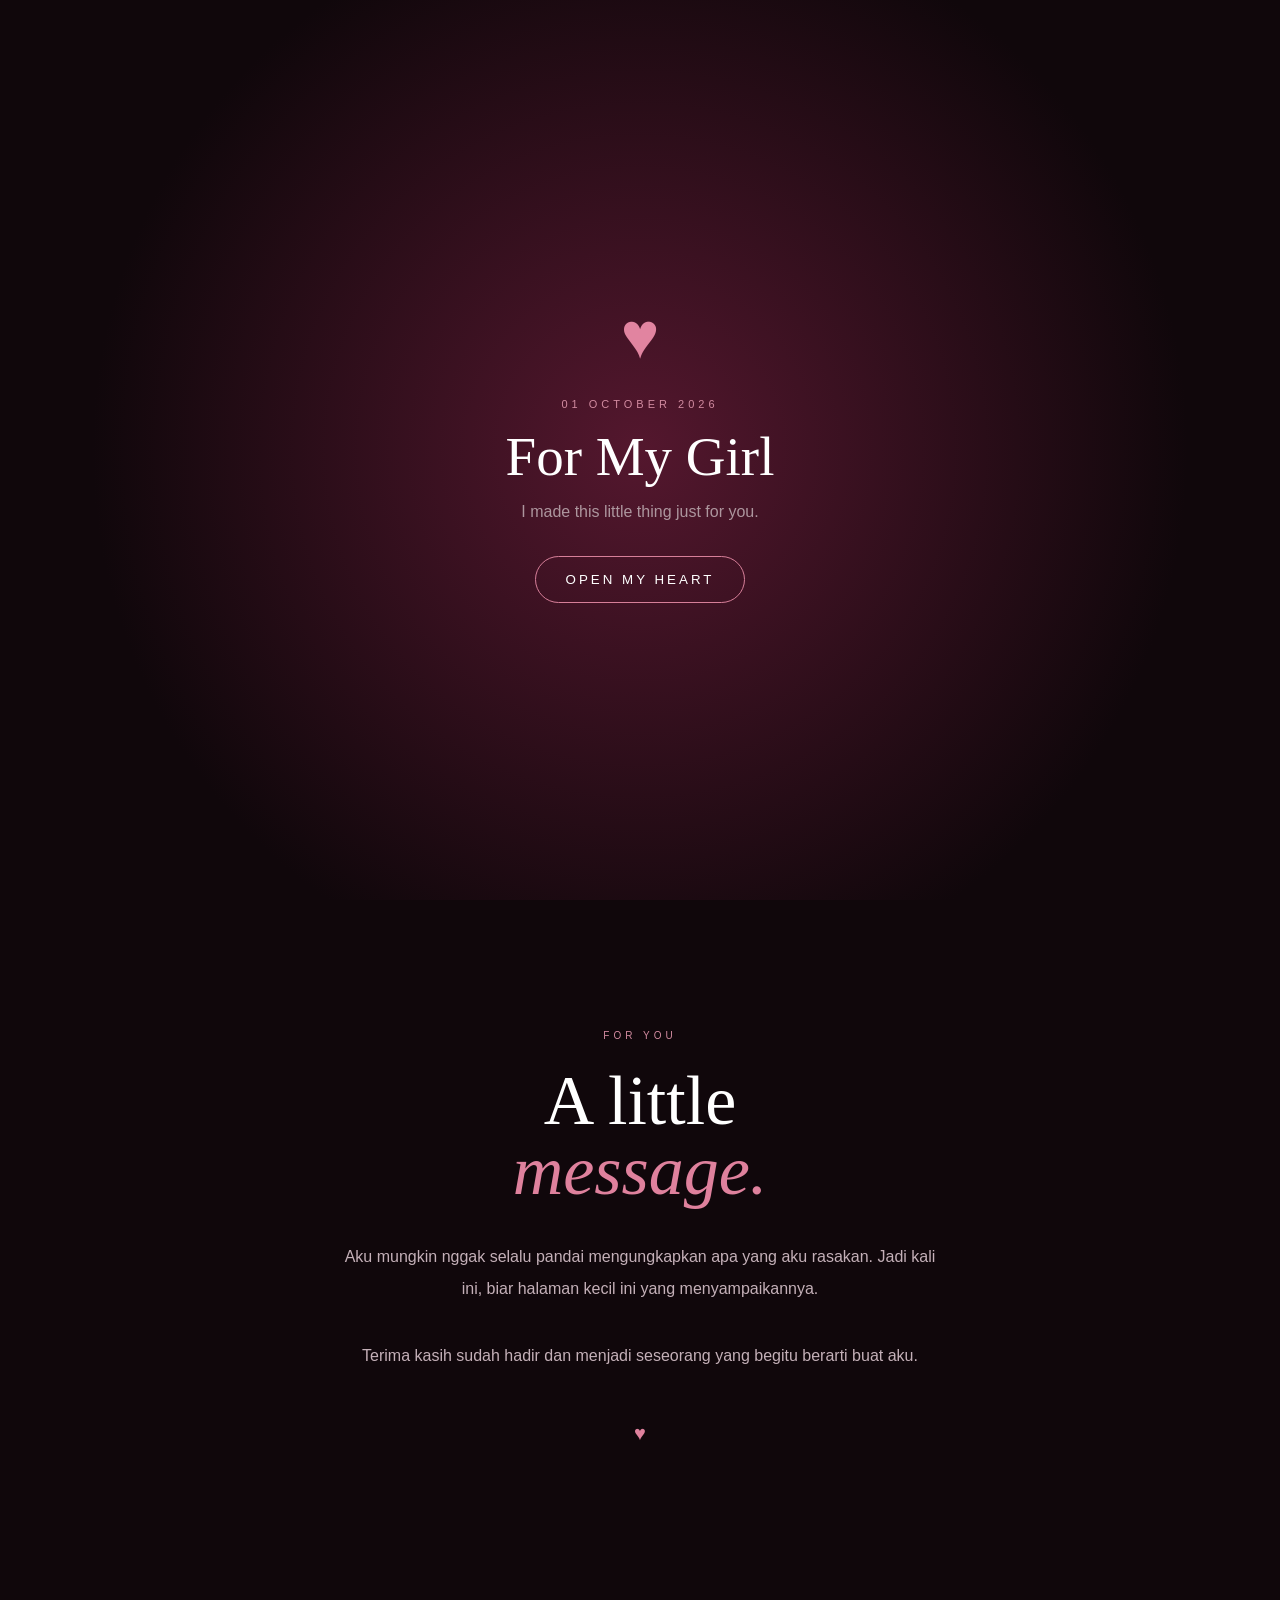
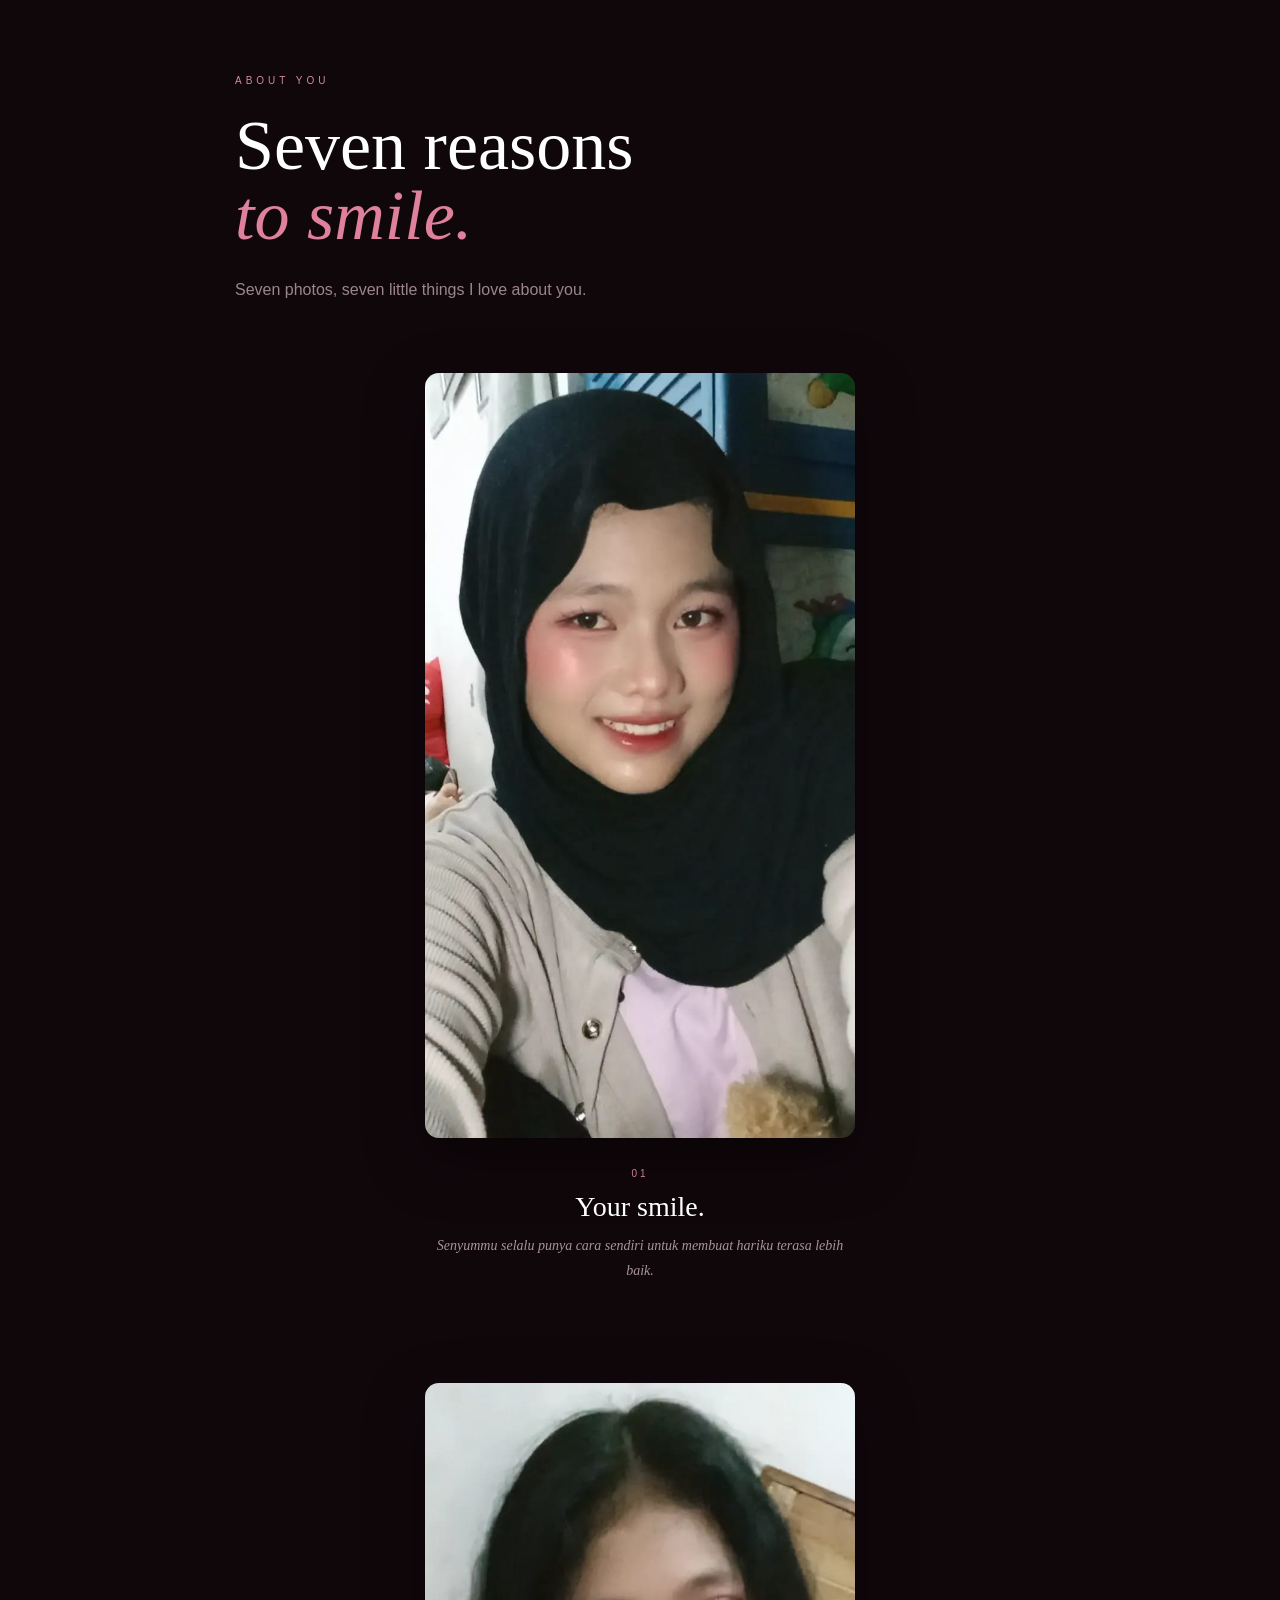
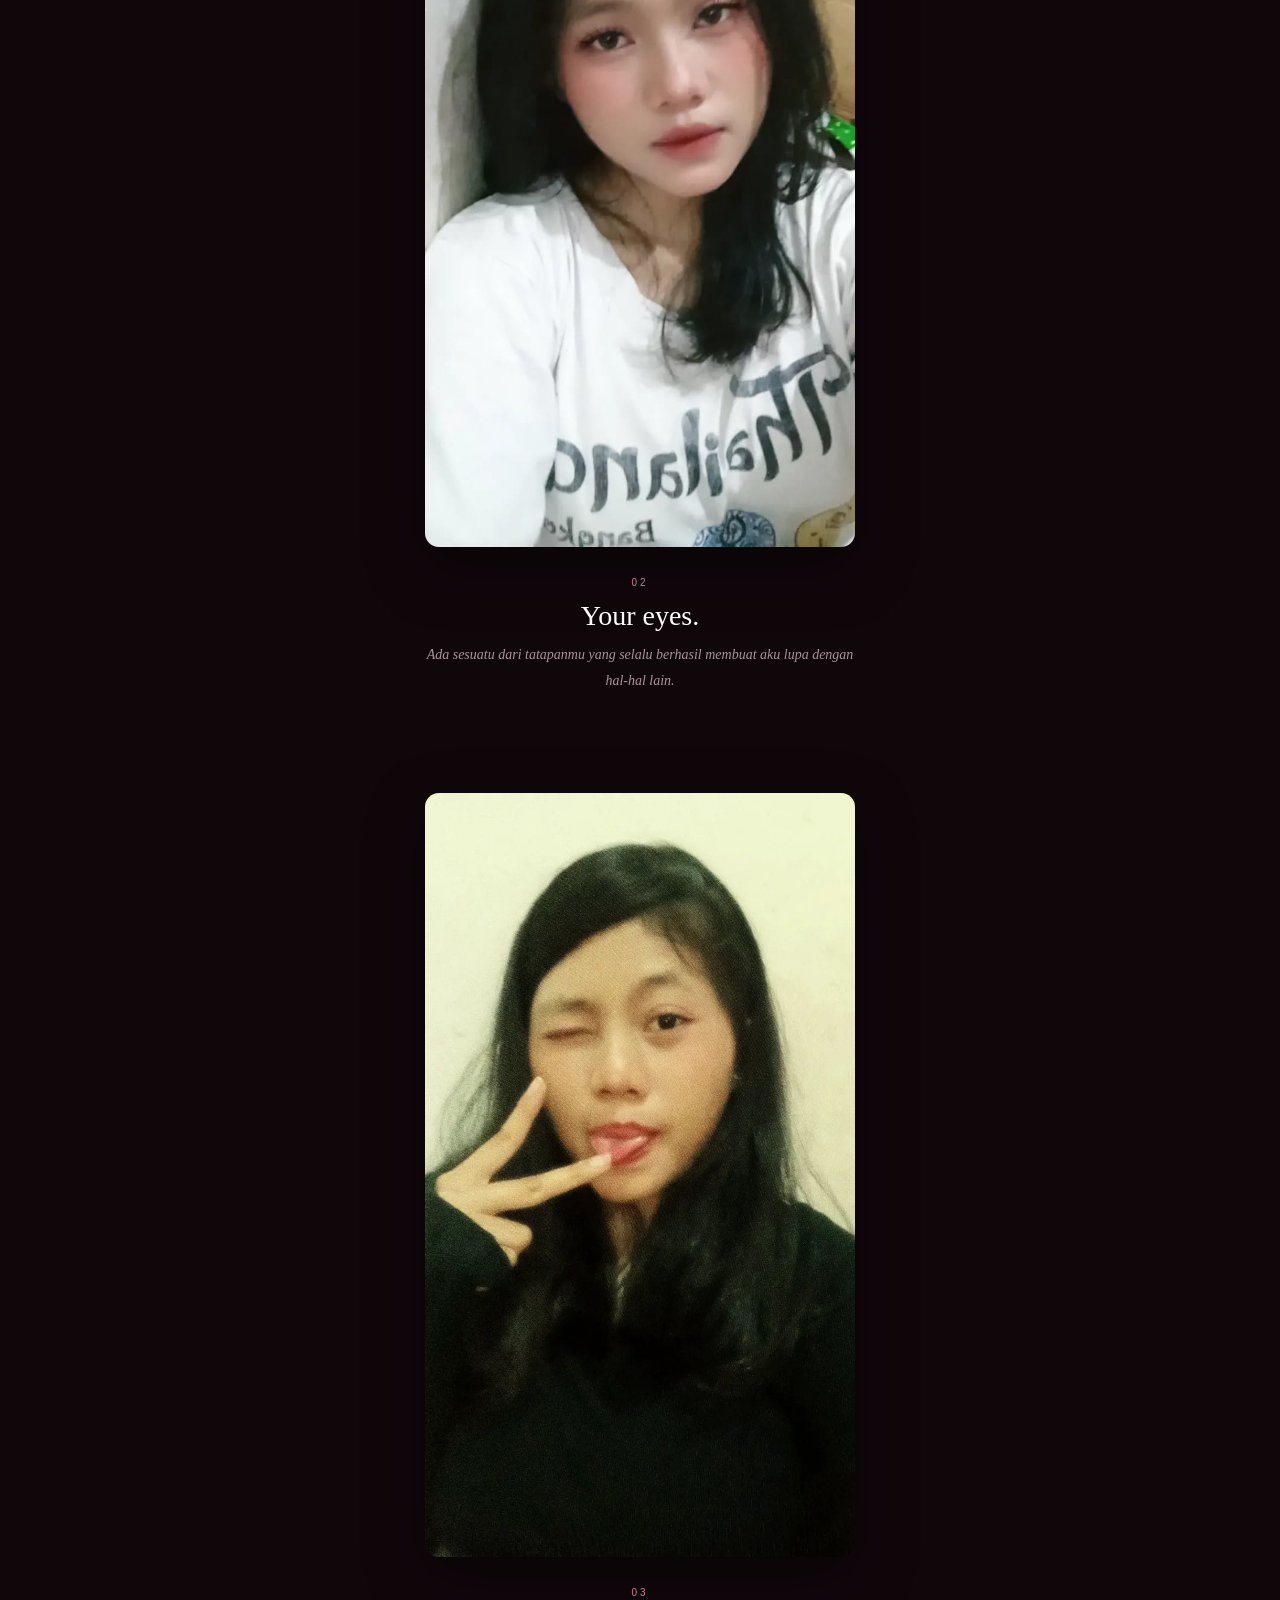
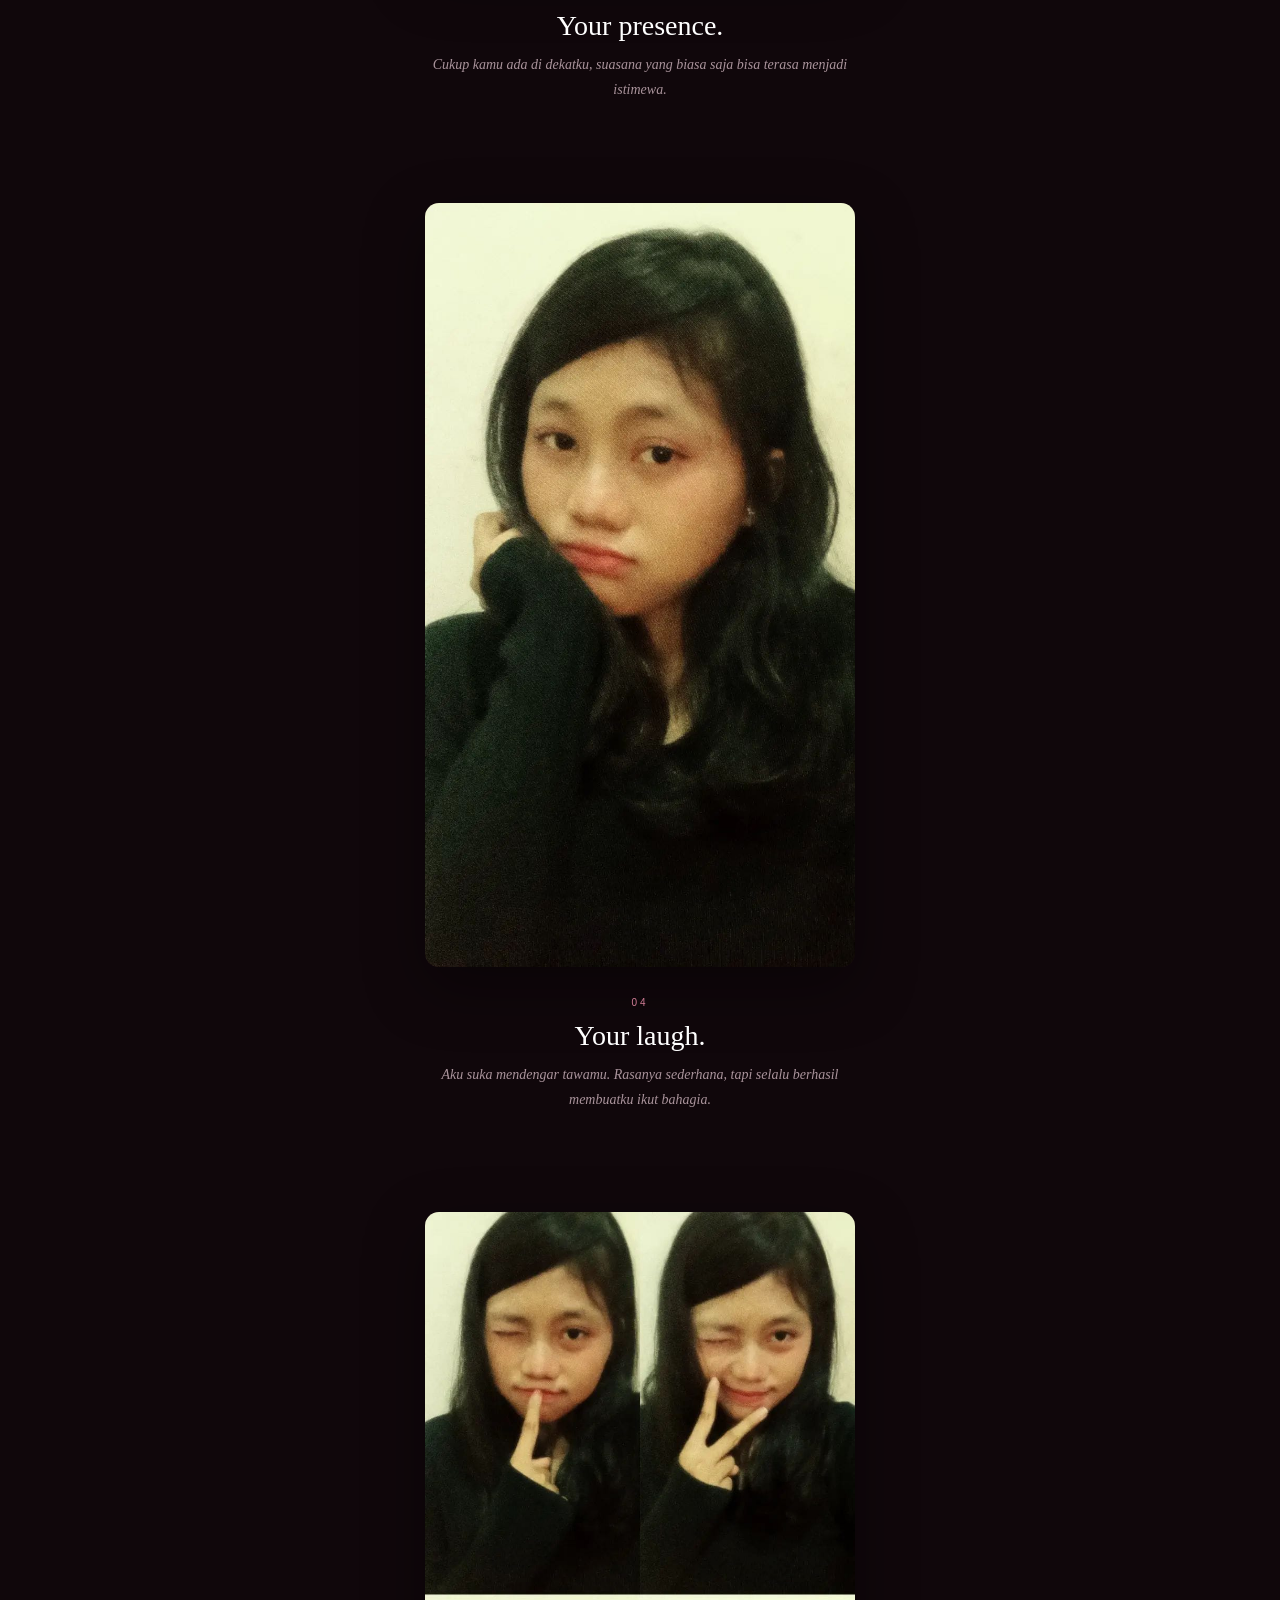
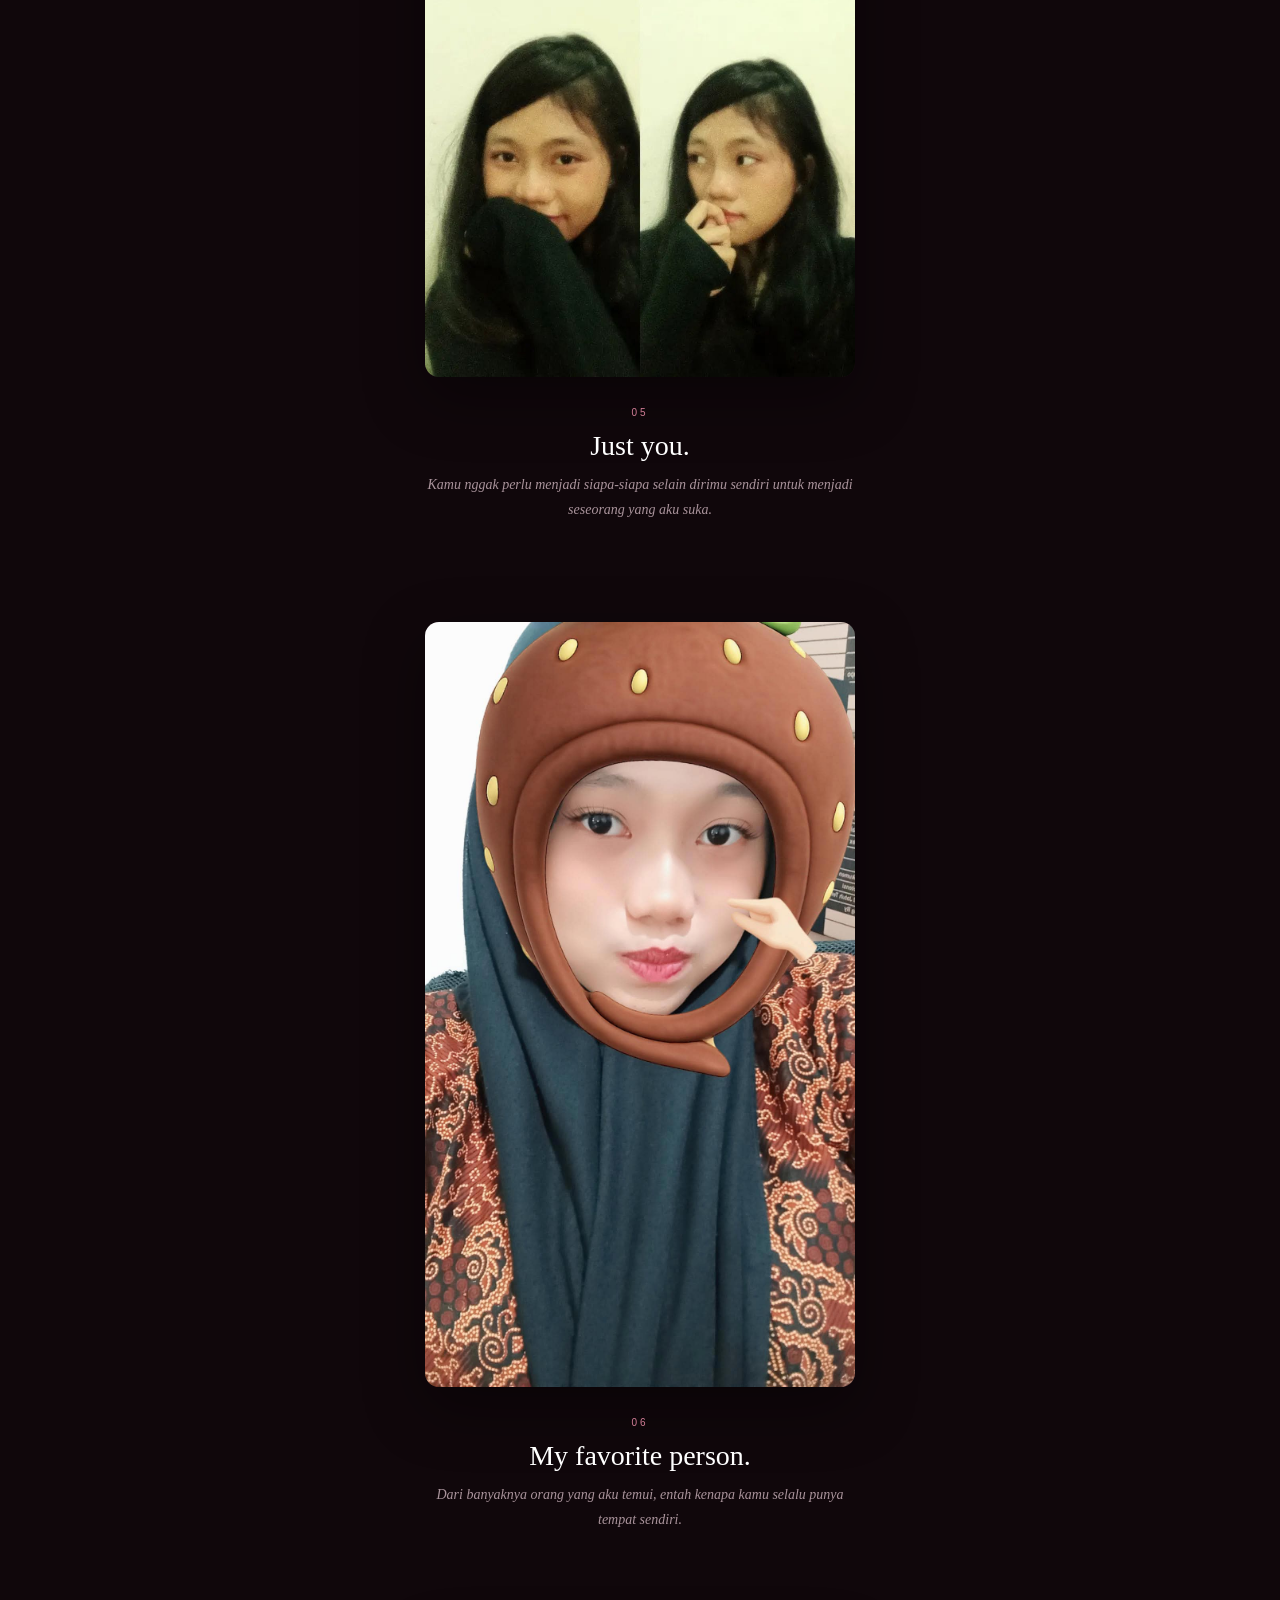
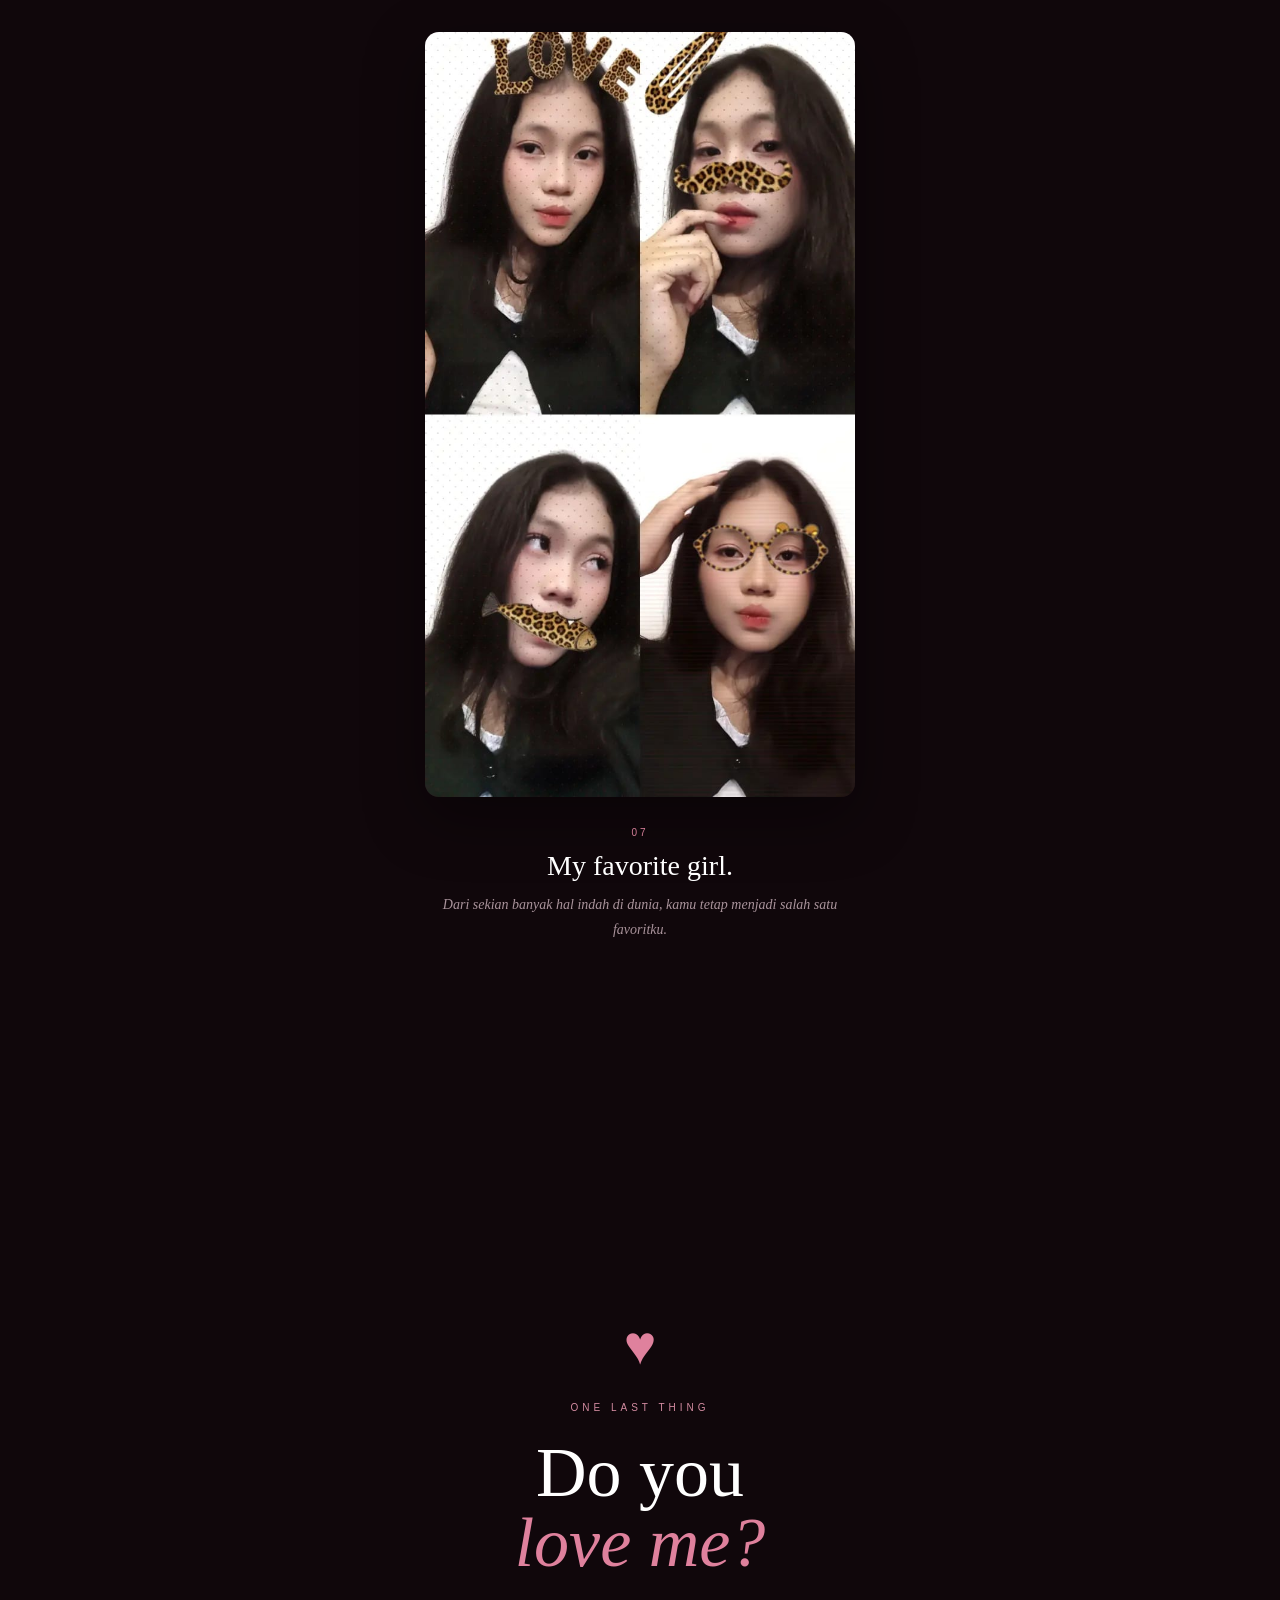
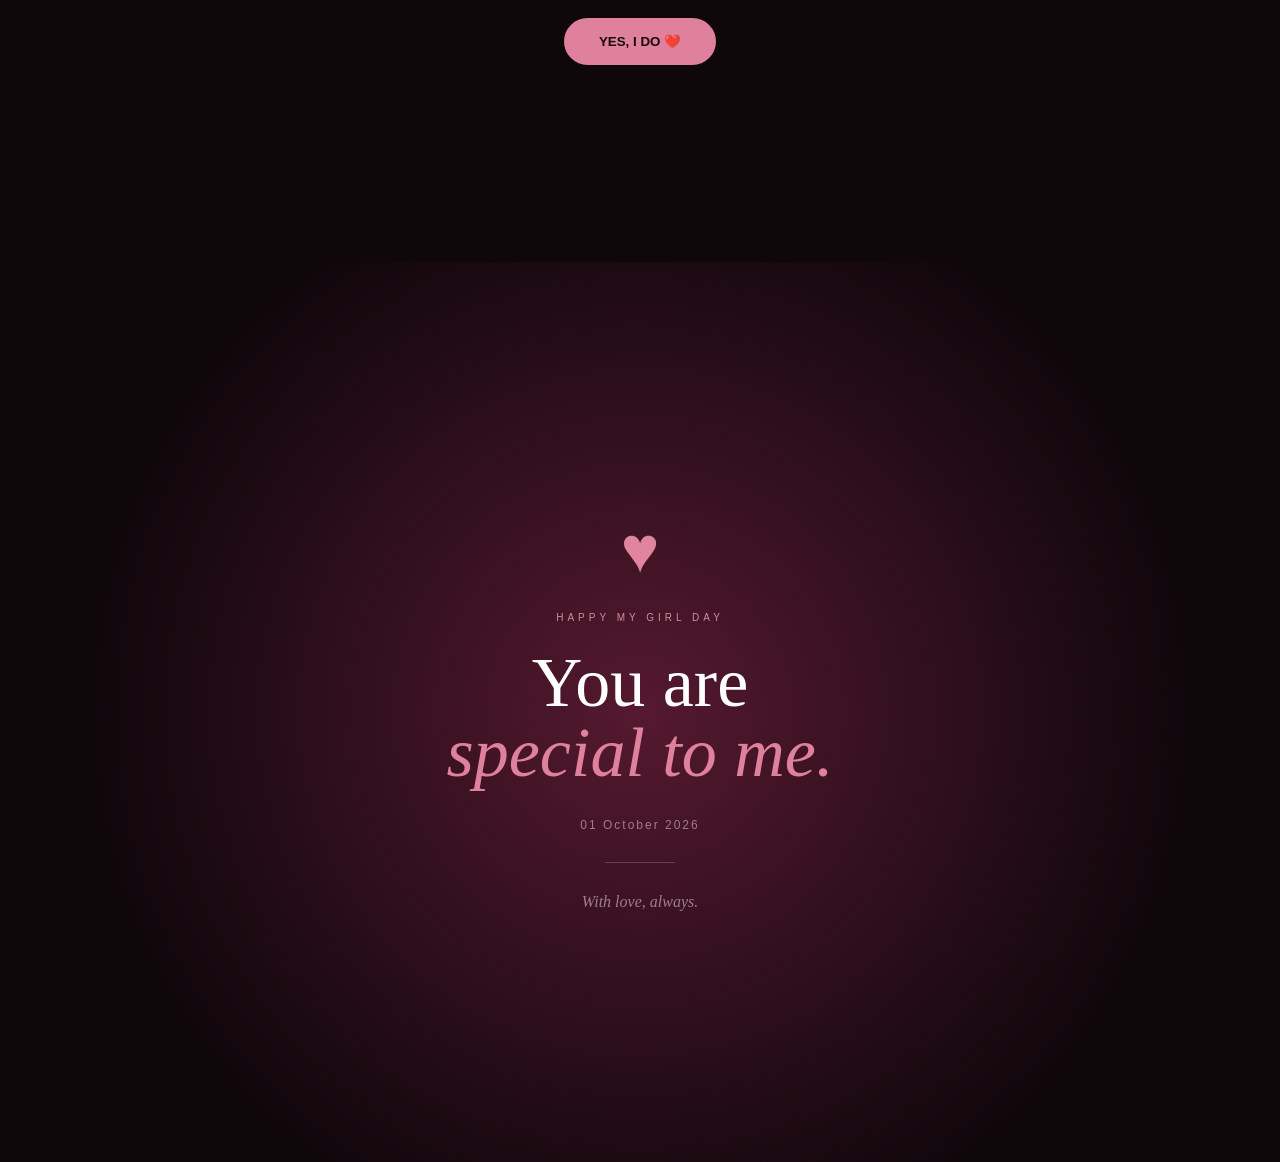
<file: index.html>
<!DOCTYPE html>
<html lang="id">
<head>
    <meta charset="UTF-8">
    <meta name="viewport" content="width=device-width, initial-scale=1.0">

    <title>For My Girl ❤️</title>

    <link rel="stylesheet" href="style.css">
</head>

<body>

    <!-- OPENING -->

    <div id="opening">

        <div class="opening-content">

            <div class="heart">♥</div>

            <p class="date">01 OCTOBER 2026</p>

            <h1>For My Girl</h1>

            <p class="opening-text">
                I made this little thing just for you.
            </p>

            <button id="openBtn">
                OPEN MY HEART
            </button>

        </div>

    </div>


    <!-- MUSIC -->

    <audio id="music" loop>
        <source src="lagu.mp3" type="audio/mpeg">
    </audio>


    <!-- HERO -->

    <section class="hero">

        <div class="hero-content">

            <p class="date">01 • 10 • 2026</p>

            <h1>
                Happy<br>
                <span>My Girl Day</span>
            </h1>

            <p class="subtitle">
                A little page for<br>
                the girl I love.
            </p>

            <div class="scroll">
                SCROLL DOWN
                <br>
                ↓
            </div>

        </div>

    </section>


    <!-- MESSAGE -->

    <section class="message">

        <p class="label">FOR YOU</p>

        <h2>
            A little<br>
            <span>message.</span>
        </h2>

        <p>
            Aku mungkin nggak selalu pandai
            mengungkapkan apa yang aku rasakan.
            Jadi kali ini, biar halaman kecil ini
            yang menyampaikannya.
        </p>

        <p>
            Terima kasih sudah hadir dan menjadi
            seseorang yang begitu berarti buat aku.
        </p>

        <div class="heart-line">
            ♥
        </div>

    </section>


    <!-- FOTO -->

    <section class="gallery">

        <p class="label">ABOUT YOU</p>

        <h2>
            Seven reasons<br>
            <span>to smile.</span>
        </h2>

        <p class="gallery-intro">
            Seven photos, seven little things
            I love about you.
        </p>


        <!-- FOTO 1 -->

        <div class="photo-item">

            <div class="photo">
                <img src="foto1.jpg" alt="Foto 1">
            </div>

            <div class="caption">

                <span>01</span>

                <h3>Your smile.</h3>

                <p>
                    Senyummu selalu punya cara
                    sendiri untuk membuat hariku
                    terasa lebih baik.
                </p>

            </div>

        </div>


        <!-- FOTO 2 -->

        <div class="photo-item">

            <div class="photo">
                <img src="foto2.jpg" alt="Foto 2">
            </div>

            <div class="caption">

                <span>02</span>

                <h3>Your eyes.</h3>

                <p>
                    Ada sesuatu dari tatapanmu
                    yang selalu berhasil membuat
                    aku lupa dengan hal-hal lain.
                </p>

            </div>

        </div>


        <!-- FOTO 3 -->

        <div class="photo-item">

            <div class="photo">
                <img src="foto3.jpg" alt="Foto 3">
            </div>

            <div class="caption">

                <span>03</span>

                <h3>Your presence.</h3>

                <p>
                    Cukup kamu ada di dekatku,
                    suasana yang biasa saja
                    bisa terasa menjadi istimewa.
                </p>

            </div>

        </div>


        <!-- FOTO 4 -->

        <div class="photo-item">

            <div class="photo">
                <img src="foto4.jpg" alt="Foto 4">
            </div>

            <div class="caption">

                <span>04</span>

                <h3>Your laugh.</h3>

                <p>
                    Aku suka mendengar tawamu.
                    Rasanya sederhana, tapi selalu
                    berhasil membuatku ikut bahagia.
                </p>

            </div>

        </div>


        <!-- FOTO 5 -->

        <div class="photo-item">

            <div class="photo">
                <img src="foto5.jpg" alt="Foto 5">
            </div>

            <div class="caption">

                <span>05</span>

                <h3>Just you.</h3>

                <p>
                    Kamu nggak perlu menjadi
                    siapa-siapa selain dirimu sendiri
                    untuk menjadi seseorang yang aku suka.
                </p>

            </div>

        </div>


        <!-- FOTO 6 -->

        <div class="photo-item">

            <div class="photo">
                <img src="foto6.jpg" alt="Foto 6">
            </div>

            <div class="caption">

                <span>06</span>

                <h3>My favorite person.</h3>

                <p>
                    Dari banyaknya orang yang
                    aku temui, entah kenapa
                    kamu selalu punya tempat sendiri.
                </p>

            </div>

        </div>


        <!-- FOTO 7 -->

        <div class="photo-item">

            <div class="photo">
                <img src="foto7.jpg" alt="Foto 7">
            </div>

            <div class="caption">

                <span>07</span>

                <h3>My favorite girl.</h3>

                <p>
                    Dari sekian banyak hal indah
                    di dunia, kamu tetap menjadi
                    salah satu favoritku.
                </p>

            </div>

        </div>

    </section>


    <!-- QUESTION -->

    <section class="question">

        <div>

            <div class="big-heart">
                ♥
            </div>

            <p class="label">ONE LAST THING</p>

            <h2>
                Do you<br>
                <span>love me?</span>
            </h2>

            <button id="loveBtn">
                YES, I DO ❤️
            </button>

            <p id="answer"></p>

        </div>

    </section>


    <!-- FINAL -->

    <section class="final">

        <div class="heart">
            ♥
        </div>

        <p class="label">
            HAPPY MY GIRL DAY
        </p>

        <h2>
            You are<br>
            <span>special to me.</span>
        </h2>

        <p class="final-date">
            01 October 2026
        </p>

        <div class="line"></div>

        <p class="love">
            With love, always.
        </p>

    </section>


    <!-- MUSIC BUTTON -->

    <button id="musicBtn">
        ♫
    </button>


    <script src="script.js"></script>

</body>
</html>
</file>
<file: style.css>
* {
    margin: 0;
    padding: 0;
    box-sizing: border-box;
}

html {
    scroll-behavior: smooth;
}

body {
    background: #10070b;
    color: white;
    font-family: Arial, sans-serif;
}


/* =========================
   OPENING
========================= */

#opening {
    position: fixed;
    top: 0;
    left: 0;

    width: 100%;
    height: 100vh;

    background:
        radial-gradient(
            circle at center,
            #54172e,
            #10070b 70%
        );

    display: flex;
    justify-content: center;
    align-items: center;

    text-align: center;

    z-index: 9999;
}

.opening-content {
    width: 90%;
    max-width: 500px;
}

.heart {
    color: #e184a0;
    font-size: 65px;

    margin-bottom: 25px;

    animation: heartbeat 1.5s infinite;
}

.date {
    color: #d28ba0;

    font-size: 11px;

    letter-spacing: 4px;
}

.opening-content h1 {
    font-family: Georgia, serif;

    font-size: 55px;

    font-weight: normal;

    margin: 15px 0;
}

.opening-text {
    color: #ad969e;

    margin-bottom: 35px;
}

#openBtn {
    padding: 15px 30px;

    border: 1px solid #d77f99;

    border-radius: 50px;

    background: transparent;

    color: white;

    letter-spacing: 3px;

    cursor: pointer;
}

#openBtn:hover {
    background: #d77f99;

    color: #16080d;
}


/* =========================
   HERO
========================= */

.hero {
    min-height: 100vh;

    display: flex;
    justify-content: center;
    align-items: center;

    text-align: center;

    background:
        radial-gradient(
            circle,
            #591b32,
            #10070b 70%
        );
}

.hero-content {
    padding: 30px;
}

.hero h1 {
    font-family: Georgia, serif;

    font-size: clamp(55px, 12vw, 100px);

    font-weight: normal;

    line-height: 0.9;

    margin-top: 25px;
}

.hero h1 span {
    color: #df819d;

    font-style: italic;
}

.subtitle {
    color: #c7b1b9;

    line-height: 1.8;

    margin-top: 30px;
}

.scroll {
    color: #957985;

    font-size: 9px;

    letter-spacing: 3px;

    line-height: 2;

    margin-top: 70px;
}


/* =========================
   MESSAGE
========================= */

.message {
    max-width: 750px;

    margin: auto;

    padding: 130px 25px;

    text-align: center;
}

.label {
    color: #d28ba0;

    font-size: 10px;

    letter-spacing: 4px;

    margin-bottom: 25px;
}

h2 {
    font-family: Georgia, serif;

    font-size: clamp(45px, 8vw, 70px);

    font-weight: normal;

    line-height: 1;
}

h2 span {
    color: #df819d;

    font-style: italic;
}

.message > p:not(.label) {
    max-width: 600px;

    margin: 35px auto 0;

    color: #c4b0b8;

    line-height: 2;
}

.heart-line {
    color: #df819d;

    margin-top: 50px;

    font-size: 20px;
}


/* =========================
   GALLERY
========================= */

.gallery {
    max-width: 850px;

    margin: auto;

    padding: 100px 20px;
}

.gallery-intro {
    color: #9c858e;

    line-height: 1.7;

    margin: 25px 0 70px;
}


/* FOTO */

.photo-item {
    margin-bottom: 100px;
}

.photo {
    width: 100%;

    max-width: 430px;

    margin: auto;

    aspect-ratio: 9 / 16;

    overflow: hidden;

    border-radius: 14px;

    background: #241017;

    box-shadow:
        0 20px 60px rgba(0, 0, 0, 0.4);
}

.photo img {
    width: 100%;
    height: 100%;

    display: block;

    object-fit: cover;
}


/* CAPTION */

.caption {
    max-width: 430px;

    margin: 25px auto 0;

    text-align: center;
}

.caption span {
    color: #d17d96;

    font-size: 10px;

    letter-spacing: 3px;
}

.caption h3 {
    font-family: Georgia, serif;

    font-size: 28px;

    font-weight: normal;

    margin: 10px 0;
}

.caption p {
    color: #a9939b;

    font-family: Georgia, serif;

    font-style: italic;

    line-height: 1.8;

    font-size: 14px;
}


/* =========================
   QUESTION
========================= */

.question {
    min-height: 80vh;

    display: flex;

    justify-content: center;

    align-items: center;

    text-align: center;

    padding: 80px 20px;
}

.big-heart {
    color: #df819d;

    font-size: 55px;

    margin-bottom: 25px;

    animation: heartbeat 1.5s infinite;
}

#loveBtn {
    margin-top: 40px;

    padding: 16px 35px;

    border: none;

    border-radius: 50px;

    background: #df819d;

    color: #16080d;

    font-weight: bold;

    cursor: pointer;
}

#loveBtn:hover {
    transform: scale(1.05);
}

#answer {
    color: #df9db1;

    font-family: Georgia, serif;

    font-size: 19px;

    margin-top: 25px;
}


/* =========================
   FINAL
========================= */

.final {
    min-height: 100vh;

    display: flex;

    flex-direction: column;

    justify-content: center;

    align-items: center;

    text-align: center;

    padding: 40px 20px;

    background:
        radial-gradient(
            circle,
            #55192f,
            #10070b 70%
        );
}

.final h2 {
    margin-bottom: 30px;
}

.final-date {
    color: #9d7e89;

    font-size: 12px;

    letter-spacing: 2px;
}

.line {
    width: 70px;

    height: 1px;

    background: #68404e;

    margin: 30px 0;
}

.love {
    color: #9d7e89;

    font-family: Georgia, serif;

    font-style: italic;
}


/* =========================
   MUSIC
========================= */

#musicBtn {
    position: fixed;

    right: 20px;
    bottom: 20px;

    width: 50px;
    height: 50px;

    border: none;

    border-radius: 50%;

    background: #df819d;

    color: #16080d;

    font-size: 20px;

    z-index: 500;

    cursor: pointer;
}


/* =========================
   ANIMATION
========================= */

@keyframes heartbeat {

    0% {
        transform: scale(1);
    }

    50% {
        transform: scale(1.15);
    }

    100% {
        transform: scale(1);
    }

}


/* =========================
   MOBILE
========================= */

@media (max-width: 600px) {

    .opening-content h1 {
        font-size: 45px;
    }

    .hero h1 {
        font-size: 58px;
    }

    .message {
        padding: 100px 20px;
    }

    .gallery {
        padding: 80px 20px;
    }

    .photo-item {
        margin-bottom: 85px;
    }

}
</file>
